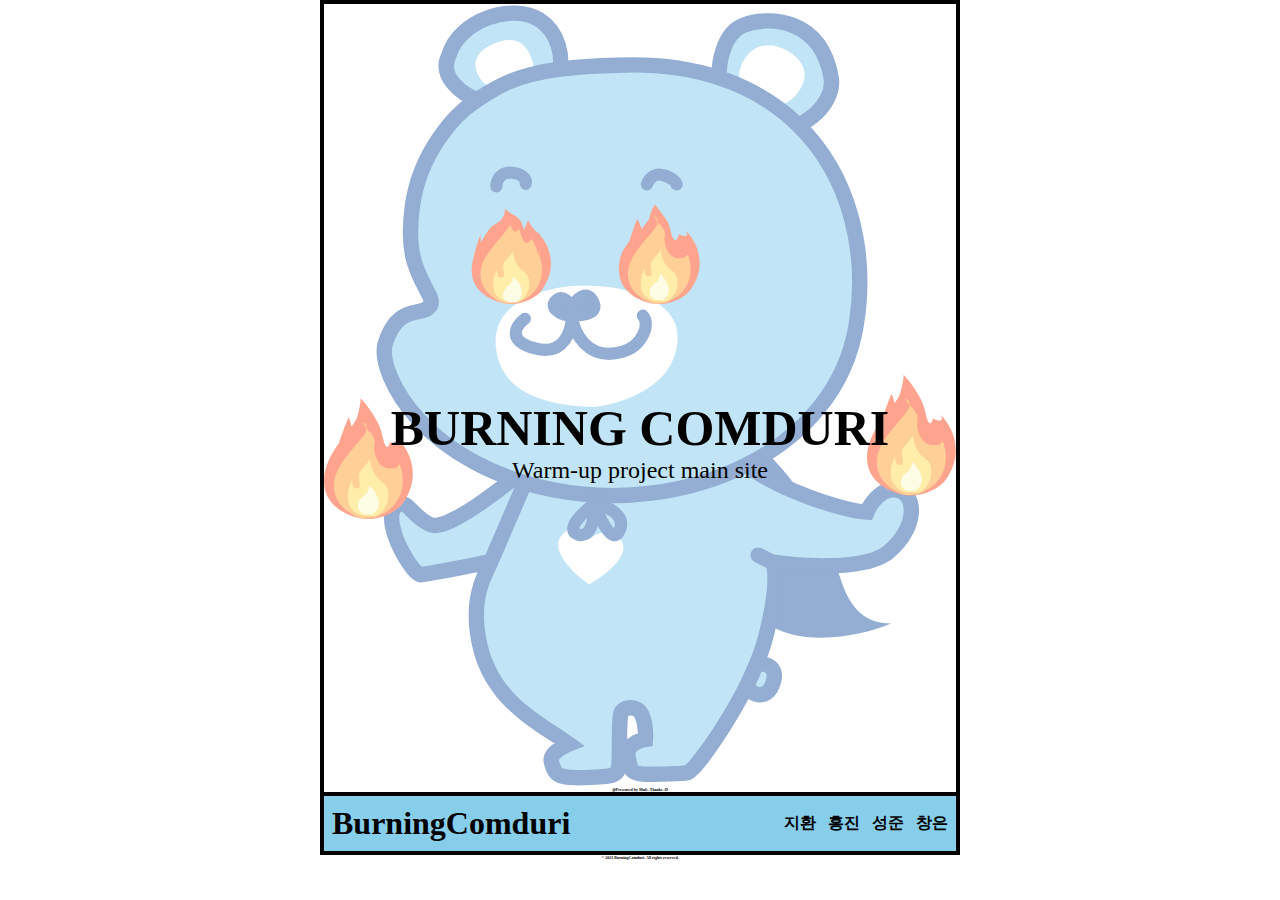
<file: index.html>
<!DOCTYPE html>
<html lang="ko">

<head>
    <meta charset="UTF-8">
    <meta http-equiv="X-UA-Compatible" content="IE=edge">
    <meta name="viewport" content="width=device-width, initial-scale=1.0">
    <title>불타는 컴두리</title>
    <link rel="stylesheet" href="./index.css">
</head>

<body>
    <header>
        <div class="container">
            <div class="img-wrap">
                <img src="./Group_107.svg">
                <p>@Presented by Mule. Thanks :D</p>
            </div>
            <div class="textInfo">
                <h1>BURNING COMDURI</h1>
                <p>Warm-up project main site</p>
            </div>
            <footer>
                <nav>
                    <div class="container">
                        <div class="nav-wrap">
                            <h1 class="nav-logo">
                                <a href="./index.html">BurningComduri</a>
                            </h1>
                            <div class="nav-menu">
                                <span><a href="./jihwan/index.html">지환</a></span>
                                <span><a href="./hoochoo123/home.html">홍진</a></span>
                                <span><a href="./Jay2Jayy/index.html">성준</a></span>
                                <span><a href="./changeunChoi/myPage.html">창은</a></span>
                            </div>
                        </div>
                        <div class="footer-wrap">
                            <p>&copy; 2023 BurningComduri. All rights reserved.</p>
                        </div>
                    </div>
                </nav>
            </footer>
    </header>
</body>

</html>
</file>
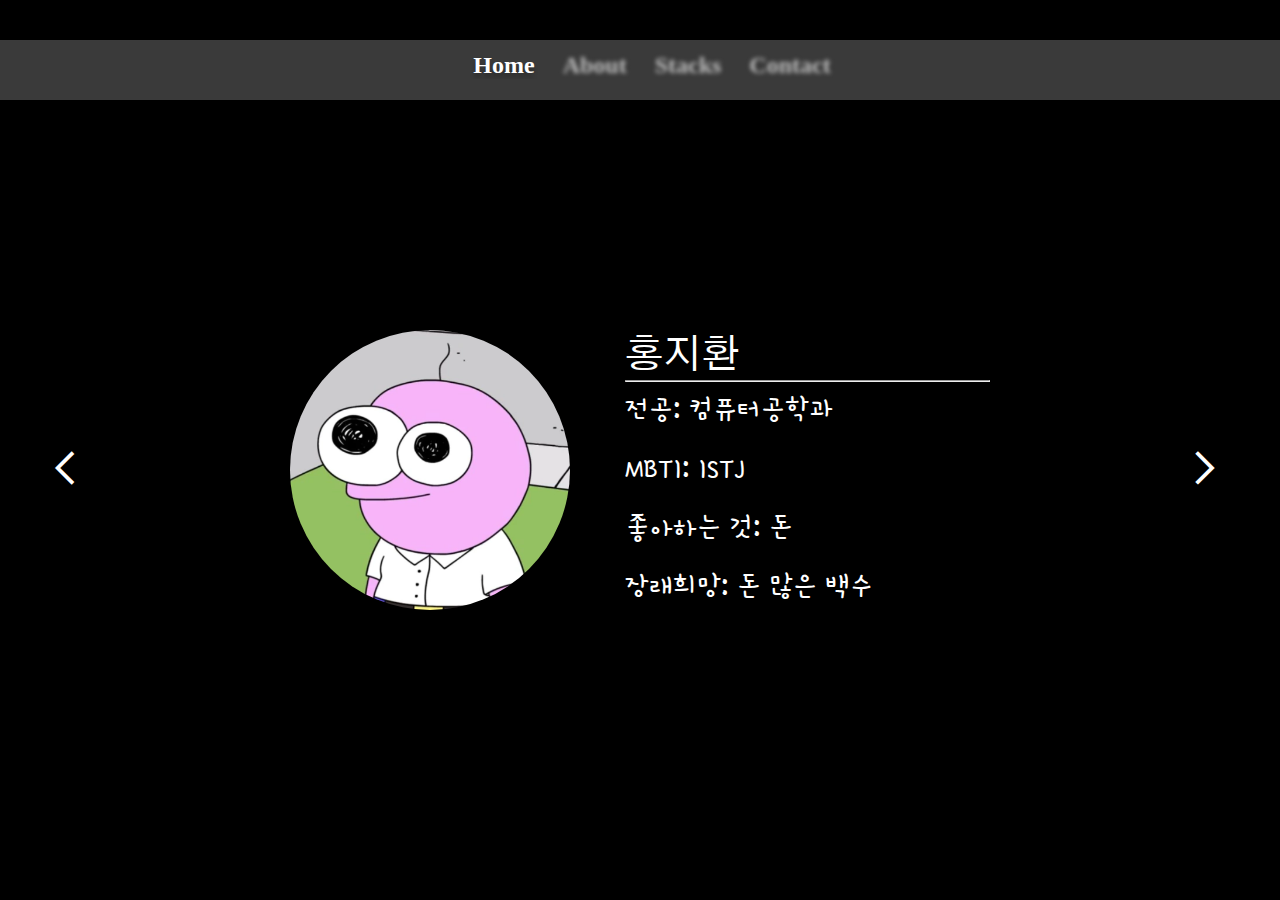
<file: jihwan/index.html>
<!DOCTYPE html>
<html lang="ko">

<head>
    <meta charset="UTF-8">
    <meta http-equiv="X-UA-Compatible" content="IE=edge">
    <meta name="viewport" content="width=device-width, initial-scale=1.0">
    <script src="./index.js" defer></script>
    <link rel="stylesheet" href="./index.css">
    <link rel="stylesheet" href="https://cdnjs.cloudflare.com/ajax/libs/animate.css/4.1.1/animate.min.css" />
    <link rel="preconnect" href="https://fonts.googleapis.com">
    <link rel="preconnect" href="https://fonts.googleapis.com">
    <link
        href="https://fonts.googleapis.com/css2?family=Alkatra:wght@700&family=Gamja+Flower&family=Gothic+A1:wght@700&family=Oswald:wght@400;500&display=swap"
        rel="stylesheet">
    <link rel="stylesheet"
        href="https://fonts.googleapis.com/css2?family=Material+Symbols+Outlined:opsz,wght,FILL,GRAD@48,400,0,0" />
    <title>홍지환 자기소개 페이지</title>
</head>

<body>

    <header>
        <div class="container">
            <nav>
                <div class="nav-span-wrap">
                    <span class="nav-span-selected">Home</span>
                    <span>About</span>
                    <span>Stacks</span>
                    <span>Contact</span>
                </div>
            </nav>
        </div>
    </header>
    <main>
        <div class="sidebar">
            <span id="leftbtn" class="material-symbols-outlined"> arrow_back_ios </span>
        </div>
        <div class="container" id="main">
            <div class="nav-span-selected animate__fadeIn" id="Home">
                <div class="profile-img-wrap">
                    <img class="profile-img" src="./img/pim.png">
                </div>
                <div class="description-wrap">
                    <div class="name">
                        <span>홍지환</span>
                        <hr>
                    </div>
                    <div class="home-info">
                        <p>전공: 컴퓨터공학과</p>
                        <p>MBTI: ISTJ</p>
                        <p>좋아하는 것: 돈</p>
                        <p>장래희망: 돈 많은 백수</p>
                    </div>
                </div>
            </div>
            <div id="About" class="animate__fadeIn">
                <div class="about-img-wrap">
                    <img class="about-img" src="./img/glap.png">
                </div>
                <div class="info-wrap">
                    <p>프로그래밍을 취미로 하고 있는<br>강원대학교 컴퓨터공학과 23학번 새내기 홍지환 입니다.</p>
                </div>
            </div>
            <div id="Stacks" class="animate__fadeIn">
                <div class="main_stacks">
                    <p class="p-title">주로 쓰는 언어</p>
                    <div class="img-wrap">
                        <div class="card-wrap">
                            <a href="https://ko.wikipedia.org/wiki/%EC%9E%90%EB%B0%94%EC%8A%A4%ED%81%AC%EB%A6%BD%ED%8A%B8"
                                target="_blank"> <img src="./img/js.svg"></a>
                            <p>Javascript</p>
                        </div>
                        <div class="card-wrap">
                            <a href="https://ko.wikipedia.org/wiki/%ED%83%80%EC%9E%85%EC%8A%A4%ED%81%AC%EB%A6%BD%ED%8A%B8"
                                target="_blank"><img src="./img/ts.svg"></a>
                            <p>Typescript</p>
                        </div>
                    </div>
                </div>
                <hr>
                <div class="learn_stacks">
                    <p class="p-title">배우고 있는 언어</p>
                    <div class="img-wrap">
                        <div class="card-wrap">
                            <a href="https://ko.wikipedia.org/wiki/C_(%ED%94%84%EB%A1%9C%EA%B7%B8%EB%9E%98%EB%B0%8D_%EC%96%B8%EC%96%B4)"
                                target="_blank"><img src="./img/c.svg"></a>
                                <p>C</p>
                        </div>
                        <div class="card-wrap">
                            <a href="https://ko.wikipedia.org/wiki/C%2B%2B" target="_blank"><img
                                    src="./img/cpp.svg"></a>
                                <p>C++</p>
                        </div>
                        <div class="card-wrap">
                            <a href="https://ko.wikipedia.org/wiki/%EC%9E%90%EB%B0%94_(%ED%94%84%EB%A1%9C%EA%B7%B8%EB%9E%98%EB%B0%8D_%EC%96%B8%EC%96%B4)"
                                target="_blank"><img src="./img/java.svg"></a>
                                <p>Java</p>
                        </div>
                    </div>
                </div>
                <hr>
                <div class="wanna_stacks">
                    <p class="p-title">배우고 싶은 것</p>
                    <div class="img-wrap">
                        <div class="card-wrap">
                            <a href="https://ko.wikipedia.org/wiki/%EC%8A%A4%ED%94%84%EB%A7%81_%ED%94%84%EB%A0%88%EC%9E%84%EC%9B%8C%ED%81%AC"
                                target="_blank"><img src="./img/spring.svg"></a>
                                <p>Spring</p>
                        </div>
                        <div class="card-wrap">
                            <a href="https://ko.wikipedia.org/wiki/%ED%8C%8C%EC%9D%B4%EC%8D%AC" target="_blank"><img
                                    src="./img/python.svg"></a>
                                <p>Python</p>
                        </div>
                    </div>
                </div>
            </div>
            <div id="Contact" class="animate__fadeIn">
                <div class="github">
                    <a href="https://github.com/r-u-sure" target="_blank"><img src="./img/github.svg"></a>
                    <p class="site">Github</p>
                </div>
                <div class="instagram">
                    <a href="https://www.instagram.com/jihwann_n/" target="_blankkkj"><img
                            src="./img/instagram.svg"></a>
                    <p class="site">Instagram</p>
                </div>
                <div class="discord">
                    <img id="discordImg" src="./img/discord.svg">
                    <p class="site p-discord">Discord</p>
                    <p class="site none p-discord animate__fadeInUp">@mymind#9344</p>
                </div>
                <div class="email">
                    <img id="emailImg" src="./img/email.svg">
                    <p class="site p-email">Email</p>
                    <p class="site none p-email animate__fadeInUp">jihwan@kangwon.ac.kr</p>
                </div>
            </div>
        </div>
        <div class="sidebar">
            <span id="rightbtn" class="material-symbols-outlined animate__pulse"> arrow_forward_ios </span>
        </div>
    </main>
</body>

</html>
</file>
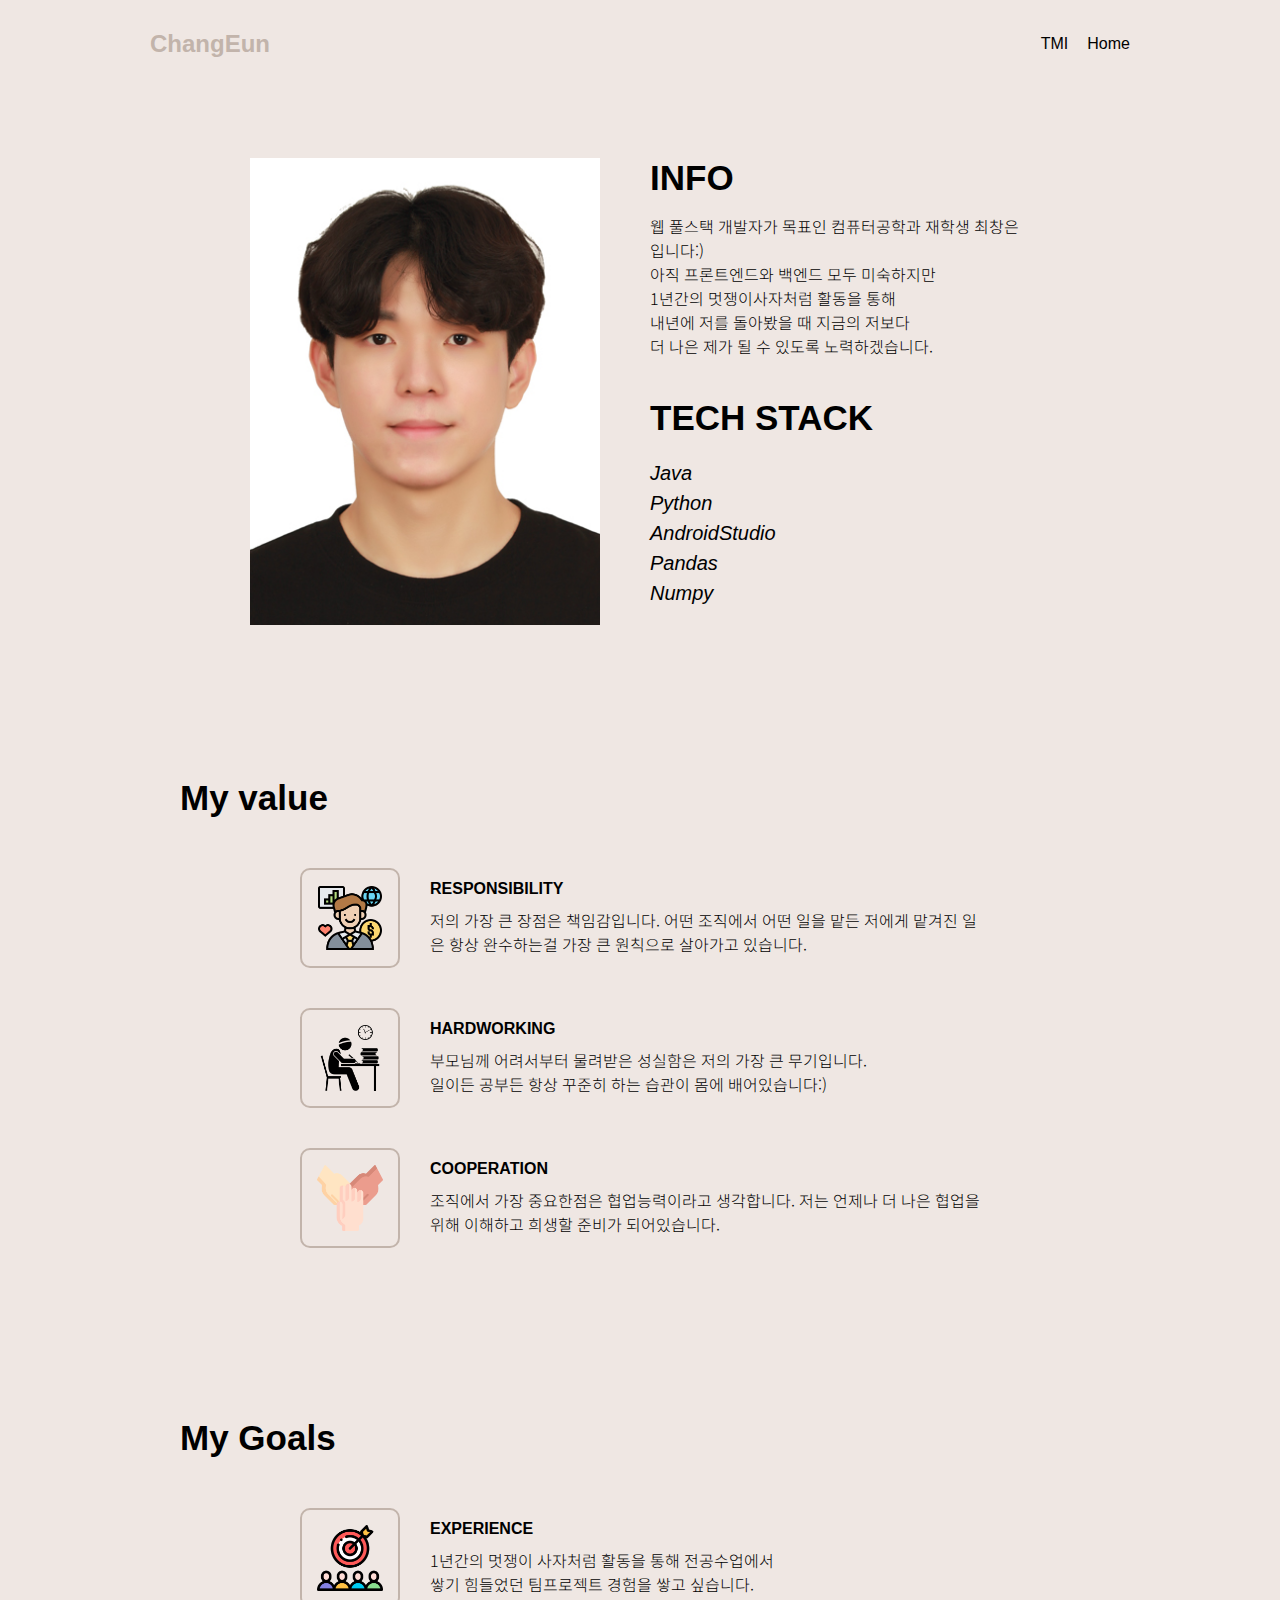
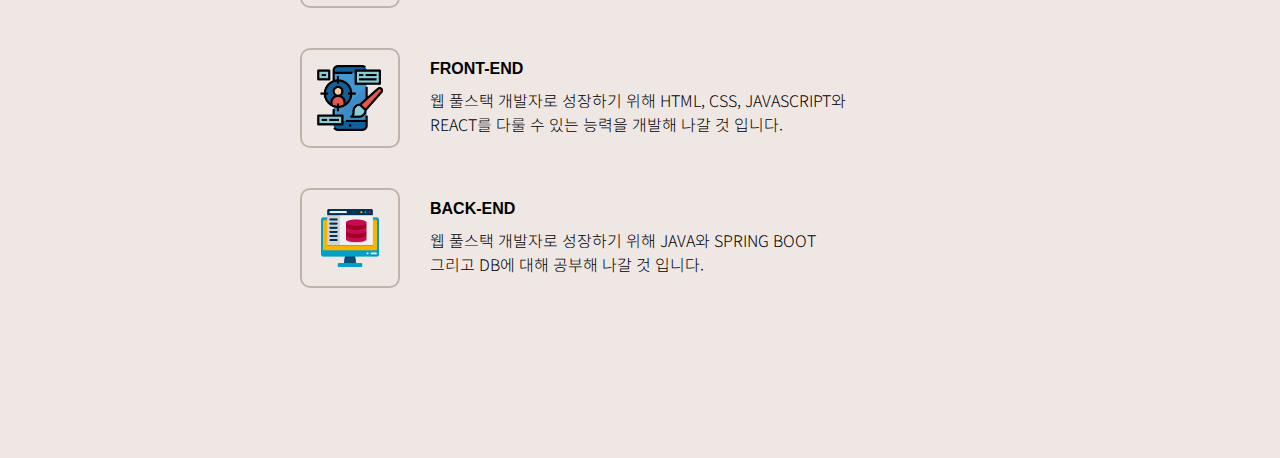
<file: changeunChoi/myPage.html>
<!DOCTYPE html>
<html lang="ko">
  <head>
    <meta charset="UTF-8" />
    <meta http-equiv="X-UA-Compatible" content="IE=edge" />
    <meta name="viewport" content="width=device-width, initial-scale=1.0" />
    <title>Introduce me</title>
    <link rel="stylesheet" href="./myPageStyle.css" />
    <link
      rel="stylesheet"
      href="https://use.fontawesome.com/releases/v5.15.4/css/all.css"
      integrity="sha384-DyZ88mC6Up2uqS4h/KRgHuoeGwBcD4Ng9SiP4dIRy0EXTlnuz47vAwmeGwVChigm"
      crossorigin="anonymous"
    />
    <link rel="preconnect" href="https://fonts.googleapis.com" />
    <link rel="preconnect" href="https://fonts.gstatic.com" crossorigin />
    <link
      href="https://fonts.googleapis.com/css2?family=Noto+Sans+KR&display=swap"
      rel="stylesheet"
    />
  </head>
  <body>
    <div class="frame">
      <nav class="navigator">
        <h3 class="site-name">ChangEun</h3>
        <ul>
          <li><a class="nav-menu" href="tmi.html">TMI</a></li>
          <li><a class="nav-menu" href="../index.html">Home</a></li>
        </ul>
      </nav>

      <div class="profile-section">
        <img id="profile-picture" src="202110735 최창은.jpg" />
        <div class="introduction">
          <h2>INFO</h2>
          <p>
            웹 풀스택 개발자가 목표인 컴퓨터공학과 재학생 최창은 입니다:)<br />
            아직 프론트엔드와 백엔드 모두 미숙하지만<br />
            1년간의 멋쟁이사자처럼 활동을 통해<br />
            내년에 저를 돌아봤을 때 지금의 저보다 <br />
            더 나은 제가 될 수 있도록 노력하겠습니다.
          </p>
          <h2>TECH STACK</h2>
          <p id="capability">
            Java<br />Python<br />AndroidStudio<br />Pandas<br />Numpy
          </p>
        </div>
      </div>
      <h5 class="value-menu">My value</h5>

      <div class="value-section">
        <div class="value">
          <img class="value-icon" src="responsibility.png" />
          <div class="value-intro">
            <h4 class="value-name">RESPONSIBILITY</h4>
            <p class="value-exp">
              저의 가장 큰 장점은 책임감입니다. 어떤 조직에서 어떤 일을 맡든
              저에게 맡겨진 일은 항상 완수하는걸 가장 큰 원칙으로 살아가고
              있습니다.
            </p>
          </div>
        </div>

        <div class="value">
          <img class="value-icon" src="hardworking.png" />
          <div class="value-intro">
            <h4 class="value-name">HARDWORKING</h4>
            <p class="value-exp">
              부모님께 어려서부터 물려받은 성실함은 저의 가장 큰 무기입니다.<br />
              일이든 공부든 항상 꾸준히 하는 습관이 몸에 배어있습니다:)
            </p>
          </div>
        </div>
        <div class="value">
          <img class="value-icon" src="together.png" />
          <div class="value-intro">
            <h4 class="value-name">COOPERATION</h4>
            <p class="value-exp">
              조직에서 가장 중요한점은 협업능력이라고 생각합니다. 저는 언제나 더
              나은 협업을 위해 이해하고 희생할 준비가 되어있습니다.
            </p>
          </div>
        </div>
      </div>

      <!---->

      <h5 class="value-menu">My Goals</h5>

      <div class="value-section">
        <div class="value">
          <img class="value-icon" src="teamproject.png" />
          <div class="value-intro">
            <h4 class="value-name">EXPERIENCE</h4>
            <p class="value-exp">
              1년간의 멋쟁이 사자처럼 활동을 통해 전공수업에서<br />
              쌓기 힘들었던 팀프로젝트 경험을 쌓고 싶습니다.
            </p>
          </div>
        </div>

        <div class="value">
          <img class="value-icon" src="frontEnd.png" />
          <div class="value-intro">
            <h4 class="value-name">FRONT-END</h4>
            <p class="value-exp">
              웹 풀스택 개발자로 성장하기 위해 HTML, CSS, JAVASCRIPT와<br />
              REACT를 다룰 수 있는 능력을 개발해 나갈 것 입니다.
            </p>
          </div>
        </div>
        <div class="value">
          <img class="value-icon" src="backend.png" />
          <div class="value-intro">
            <h4 class="value-name">BACK-END</h4>
            <p class="value-exp">
              웹 풀스택 개발자로 성장하기 위해 JAVA와 SPRING BOOT <br />그리고
              DB에 대해 공부해 나갈 것 입니다.
            </p>
          </div>
        </div>
      </div>
    </div>
  </body>
</html>
</file>
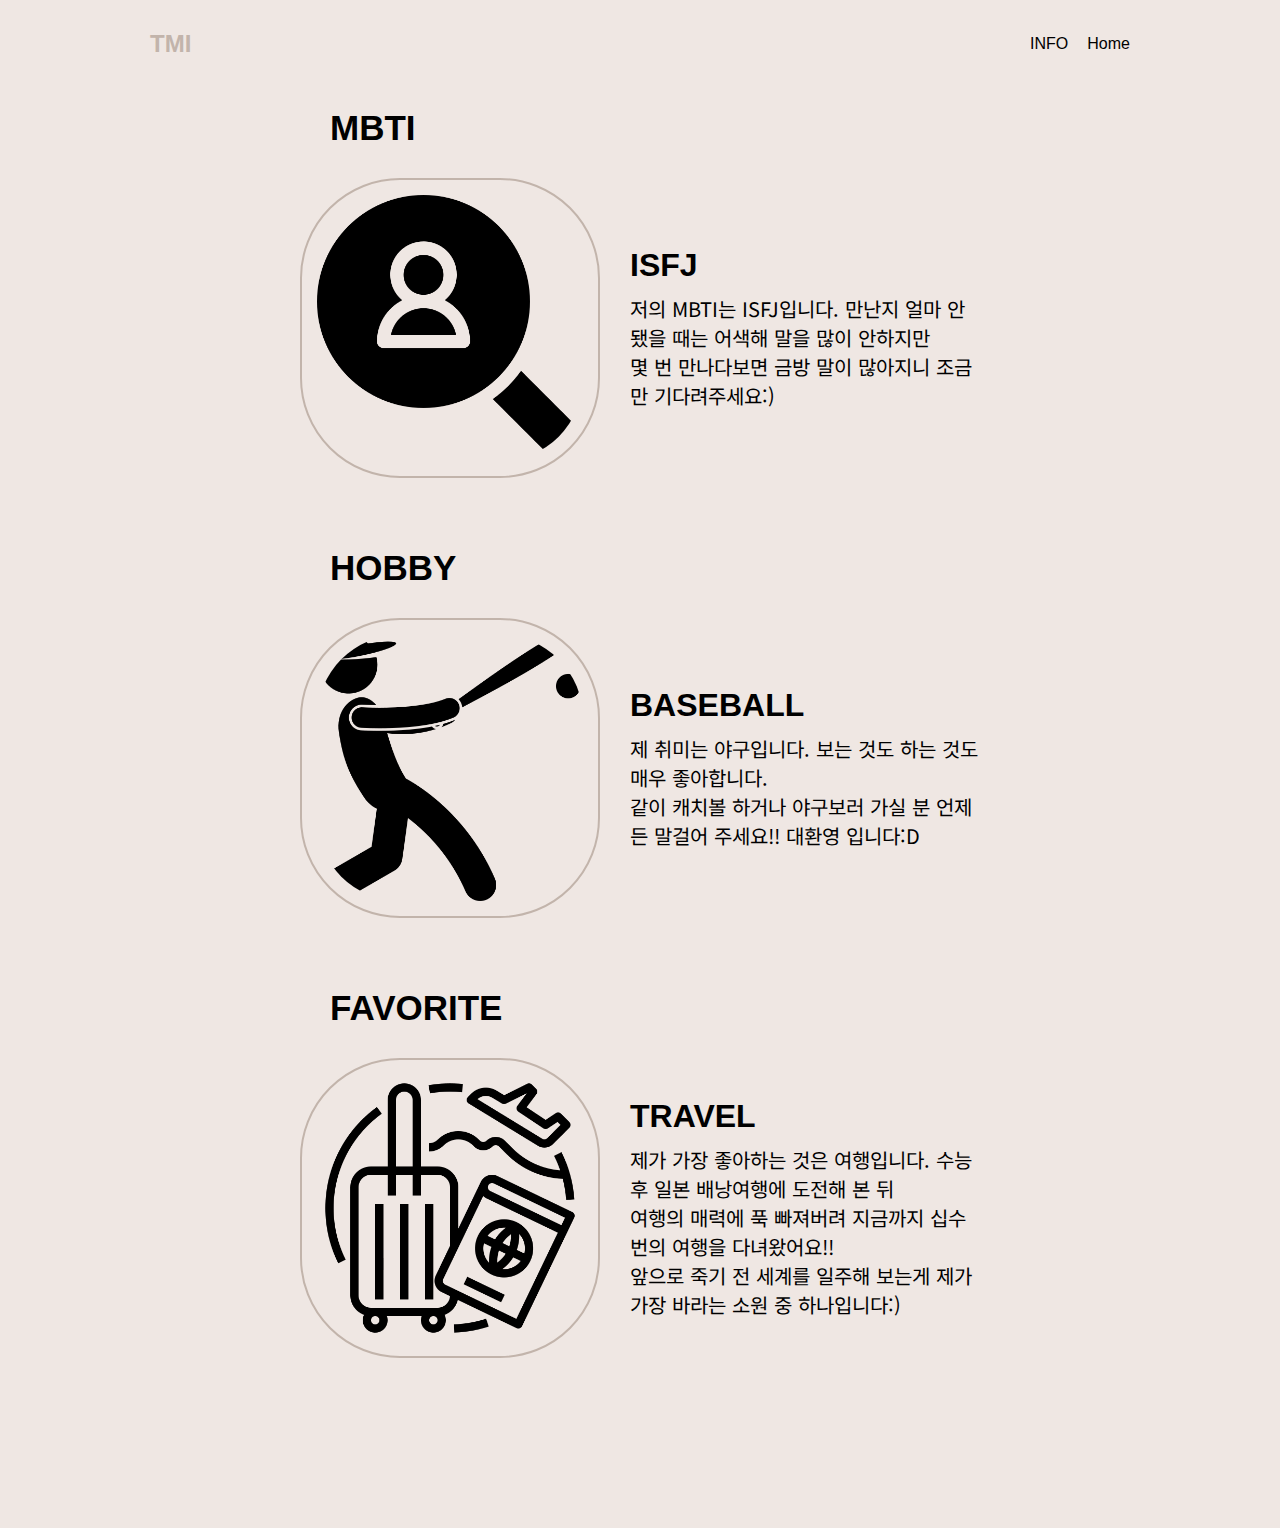
<file: changeunChoi/tmi.html>
<!DOCTYPE html>
<html lang="ko">
  <head>
    <meta charset="UTF-8" />
    <meta http-equiv="X-UA-Compatible" content="IE=edge" />
    <meta name="viewport" content="width=device-width, initial-scale=1.0" />
    <title>Introduce me</title>
    <link rel="stylesheet" href="./myPageStyle.css" />
    <link
      rel="stylesheet"
      href="https://use.fontawesome.com/releases/v5.15.4/css/all.css"
      integrity="sha384-DyZ88mC6Up2uqS4h/KRgHuoeGwBcD4Ng9SiP4dIRy0EXTlnuz47vAwmeGwVChigm"
      crossorigin="anonymous"
    />
    <link rel="preconnect" href="https://fonts.googleapis.com" />
    <link rel="preconnect" href="https://fonts.gstatic.com" crossorigin />
    <link
      href="https://fonts.googleapis.com/css2?family=Noto+Sans+KR&display=swap"
      rel="stylesheet"
    />
  </head>
  <body>
    <div class="frame">
      <nav class="navigator">
        <h3 class="site-name">TMI</h3>
        <ul>
          <li><a class="nav-menu" href="myPage.html">INFO</a></li>
          <li><a class="nav-menu" href="../index.html">Home</a></li>
        </ul>
      </nav>

      <div class="value-section_tmi">
        <h5 class="value-menu">MBTI</h5>
        <div class="value">
          <img class="value-icon_tmi" src="recruitment.png" />
          <div class="value-intro_tmi">
            <h4 class="value-name_tmi">ISFJ</h4>
            <p class="value-exp_tmi">
              저의 MBTI는 ISFJ입니다. 만난지 얼마 안됐을 때는 어색해 말을 많이
              안하지만<br />
              몇 번 만나다보면 금방 말이 많아지니 조금만 기다려주세요:)
            </p>
          </div>
        </div>

        <h5 class="value-menu">HOBBY</h5>

        <div class="value">
          <img class="value-icon_tmi" src="player.png" />
          <div class="value-intro_tmi">
            <h4 class="value-name_tmi">BASEBALL</h4>
            <p class="value-exp_tmi">
              제 취미는 야구입니다. 보는 것도 하는 것도 매우 좋아합니다.<br />
              같이 캐치볼 하거나 야구보러 가실 분 언제든 말걸어 주세요!! 대환영
              입니다:D
            </p>
          </div>
        </div>

        <h5 class="value-menu">FAVORITE</h5>

        <div class="value">
          <img class="value-icon_tmi" src="travel.png" />
          <div class="value-intro_tmi">
            <h4 class="value-name_tmi">TRAVEL</h4>
            <p class="value-exp_tmi">
              제가 가장 좋아하는 것은 여행입니다. 수능 후 일본 배낭여행에 도전해
              본 뒤<br />
              여행의 매력에 푹 빠져버려 지금까지 십수번의 여행을 다녀왔어요!!<br />
              앞으로 죽기 전 세계를 일주해 보는게 제가 가장 바라는 소원 중
              하나입니다:)
            </p>
          </div>
        </div>
      </div>
    </div>
  </body>
</html>
</file>
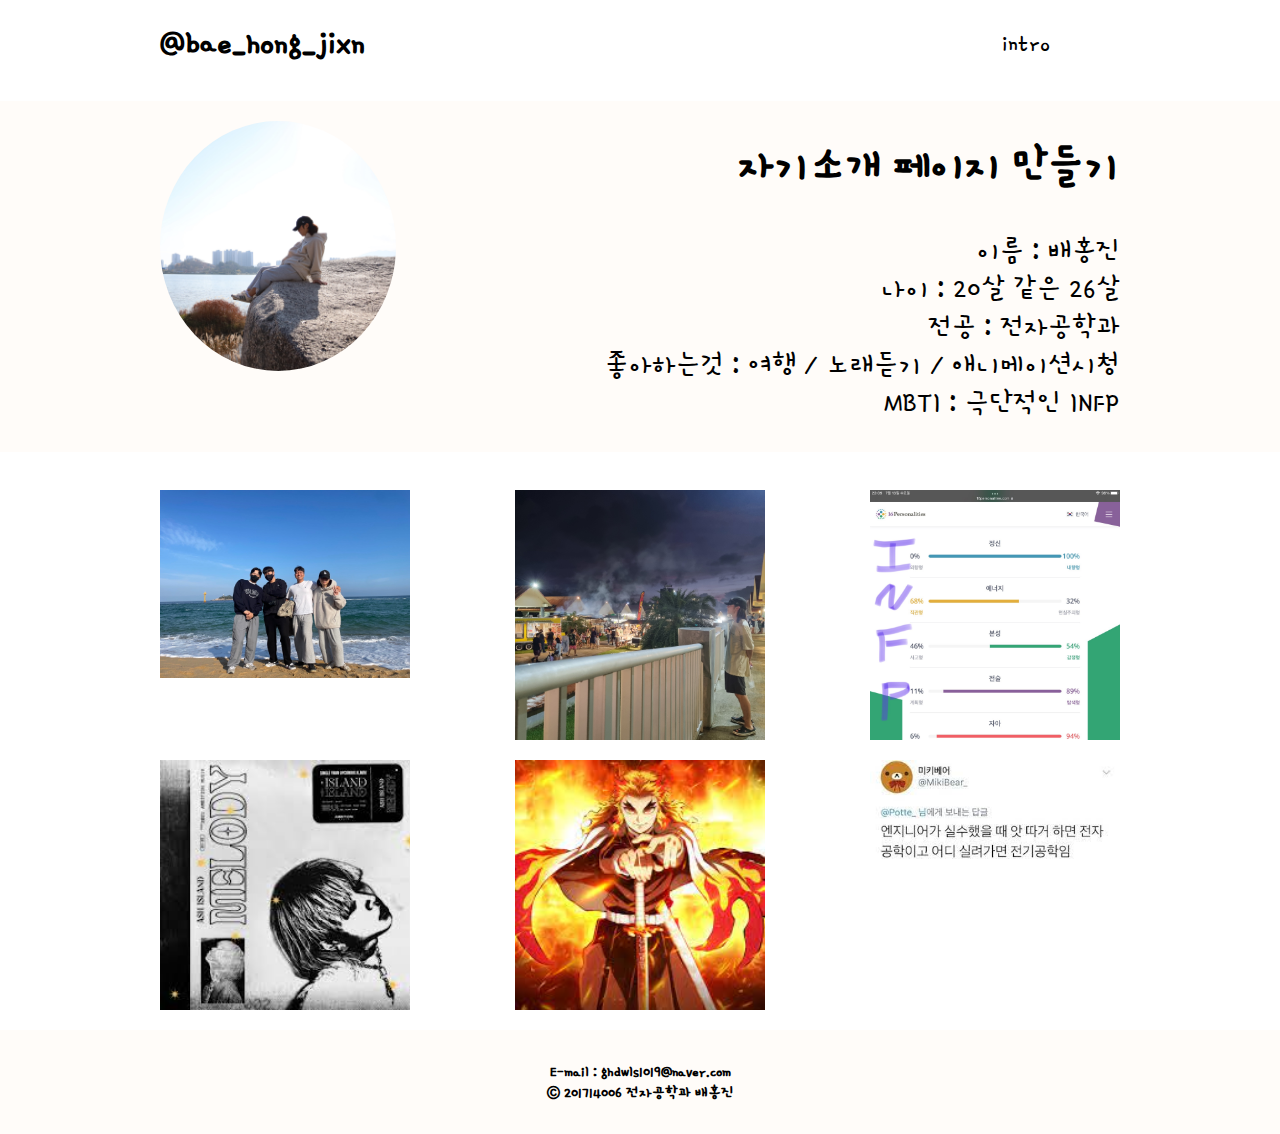
<file: hoochoo123/home.html>
<!DOCTYPE html>
<html lang="ko">
<head>
    <meta charset="UTF-8">
    <meta http-equiv="X-UA-Compatible" content="IE=edge">
    <meta name="viewport" content="width=device-width, initial-scale=1.0">
    <title>전자공학과배홍진</title>
    <link rel="stylesheet" href="./greet.css">
    <link rel="stylesheet" href="https://use.fontawesome.com/releases/v5.15.4/css/all.css" integrity="sha384-DyZ88mC6Up2uqS4h/KRgHuoeGwBcD4Ng9SiP4dIRy0EXTlnuz47vAwmeGwVChigm" crossorigin="anonymous"/>
    
    <link rel="preconnect" href="https://fonts.googleapis.com">
    <link rel="preconnect" href="https://fonts.gstatic.com" crossorigin>
    <link href="https://fonts.googleapis.com/css2?family=Gamja+Flower&display=swap" rel="stylesheet">

</head>


<body>
    <nav>
        <div class="container clearfix">
            <div class="why">
            <h1 class="nav-logo"><a href="./home.html">@bae_hong_jixn</a></h1>
            </div>
            <div class="nav-menu">
                <ul class="nav-btn">
                    <li><a href="./home.html"><i class="fas fa-home"></i></a></li>
                    <li><a href="../index.html">intro</a></li>
                    <li><a href="https://www.instagram.com/bae_hong_jixn/" target="_blank"><i class="fab fa-instagram"></i></a></li>
                </ul>
            </div>
        </div>
    </nav>

    <header class="hd">
        <div class="container clearfix">
            <div class="box">
                <img class= "profile" src="./KakaoTalk_20230406_150012191real.jpg" alt="이미지4">
            </div>
            <div class="inpo">
            <h2 class="hd-title">자기소개 페이지 만들기</h2>
            <p class="hd-content">이름 : 배홍진 <br>
                나이 : 20살 같은 26살 <br>
                전공 : 전자공학과 <br>
                좋아하는것 : 여행 / 노래듣기 / 애니메이션시청 <br>
                MBTI : 극단적인 INFP
            </div>
            </p>
        </div>
    </header>
    
    <section class="sec">
        <div class="container">
            <article class="atc">
                <div class="card-img">
                    <img src="./KakaoTalk_20230411_200408178.jpg" alt="이미지3">
                </div>
                <div class="card-img">
                    <img src="./KakaoTalk_20230406_142211029.jpg" alt="이미지90">
                </div>
                <div class="card-img">
                    <img src="./KakaoTalk_20230406_142211776.jpg" alt="이미지80">
                </div>
                <div class="card-img">
                    <img src="./melody.jpg" alt="이미지70">
                </div>
                <div class="card-img">
                    <img src="./악귀멸살.jpg" alt="이미지60">
                </div>
                <div class="card-img">
                    <img src="./찌릿하면.jpg" alt="이미지수정해야해">
                </div>
            </article>
        </div>
    </section>

    <footer class="ft">
        <div class="container">
            <p>E-mail : ghdwls1019@naver.com<br>&copy; 201714006 전자공학과 배홍진</p>
        </div>
    </footer>

</body>
</html>
</file>
<file: index.css>
* {
    box-sizing: border-box;
    margin: 0;
    padding: 0;
}

body {
    overflow: hidden;
}
a:link,
a:visited {
    text-decoration: none;
    color: black;
}

.container {
    width: 50%;
    margin: 0 auto;
    position: relative;
    min-width: 460px;
}

.textInfo {
    width: 100%;
    text-align: center;
    position: absolute;
    top: 50%;
    left: 50%;
    transform: translate(-50%, -50%);
}
.textInfo > h1 {
    font-size: 50px;
}

.textInfo > p {
    font-size: 24px;
}

img {
    width: 100%;
    height: 87vh;
    opacity: 0.5;
    vertical-align: middle;

}
.img-wrap {
    border-width: 4px 4px 0 4px;
    border-style: solid;
}

nav > div.container {
    width: 100%;
    height: 10vh;
    margin-bottom: 4px;
}

.nav-wrap {
    display: flex;
    justify-content: space-between;
    align-items: center;
    height: 70%;
    background-color: skyblue;

    padding: 8px;

    border-width: 4px;
    border-style: solid;
}
.nav-menu > span {
    margin-right: 8px;
    font-size: 16px;
    font-weight: bold;
}
.nav-menu > span:last-child {
    margin-right: 0;
}

.footer-wrap > p {
    text-align: center;
    font-size: 4px;
    font-weight: bold;
}
.img-wrap > p {
    text-align: center;
    font-size: 4px;
    font-weight: bold;
}
</file>
<file: jihwan/index.css>
* {
    box-sizing: border-box;
    margin: 0;
    padding: 0;
    color: white;
}

body {
    background-color: black;
}

header {
    width: 100%;
    height: 60px;
    background-color: rgba(82, 82, 82, 0.7);
    top: 0;
    left: 0;
    right: 0;
    margin-top: 40px;
}

.container {
    width: 700px;
    margin: 0 auto;
}

nav {
    overflow: hidden;
}

div.nav-span-wrap {
    text-align: center;
    margin-top: 12px;
    cursor: default;
}

div.nav-span-wrap>span {
    margin-left: 24px;
    cursor: pointer;
}

div.nav-span-wrap>span:first-child {
    padding-left: 0px;
}

div.nav-span-wrap>span.nav-span-selected {
    font-size: 24px;
    font-weight: 700;
    font-style: normal;
    color: #FFFFFF;
    text-shadow: 0px 4px 4px #00000040;
}

div.nav-span-wrap>span:not(.nav-span-selected) {
    font-size: 24px;
    font-weight: 600;
    font-style: normal;
    color: #BBBBBB;
    filter: blur(2px);
}

main {
    width: 100%;
    height: 740px;
    display: flex;
    justify-content: center;
    align-items: center;
}

#main>div:not(.nav-span-selected) {
    display: none;
}

.profile-img-wrap {
    width: 280px;
    height: 280px;
    border-radius: 70%;
    overflow: hidden;
    float: left;
}

.profile-img {
    width: 100%;
    height: 100%;
    object-fit: cover;
}

div.description-wrap {
    margin-left: 26px;
    float: right;
}

div.description-wrap>div.name {
    color: white;
    font-size: 40px;
    font-weight: 400;
    font-family: 'Gothic A1', sans-serif;
}

div.description-wrap>div.name>hr {
    width: 365px;
    color: white;
}

div.home-info>p {
    color: white;
    font-size: 30px;
    line-height: 36px;
    font-weight: 400;
    font-style: normal;
    margin-top: 23px;
    font-family: 'Gamja Flower', cursive;
}

div.home-info>p:first-child {
    margin-top: 10px;
}

.about-img-wrap {
    width: 230px;
    height: 300px;
    border-radius: 20%;
    overflow: hidden;
    margin: 0 auto;
}

.about-img {
    width: 100%;
    height: 100%;
    object-fit: cover;
}

#About>div.info-wrap {
    margin-top: 20px;
    font-size: 20px;
    font-family: 'Gamja Flower', cursive;
    font-weight: 600;
    line-height: 30px;
    text-align: center;
}

#Stacks {
    display: flex;
    flex-direction: column;
    flex-wrap: wrap;
    justify-content: space-between;
    text-align: center;
}

.p-title {
    text-align: center;
    font-size: 20px;
    font-weight: bold;
    margin-bottom: 6px;
    font-family: 'Gothic A1', sans-serif;
}

#Stacks div.img-wrap {
    display: flex;
    justify-content: center;
}
#Stacks img {
    display: block;
    margin: 0 10px;
    margin-bottom: 5px;
}
div.card-wrap p {
    font-family: 'Oswald', sans-serif;
    font-weight: 400;
    font-size: 16px;
    text-align: center;
}

#Stacks hr {
    width: 400px;
    margin: 10px auto;
}

#Contact {
    display: flex;
    flex-wrap: wrap;
    justify-content: space-around;
    text-align: center;
}

#Contact img {
    margin-bottom: 6px;
    cursor: pointer;
    margin: auto;
}

#Contact p.site {
    width: 244px;
    font-size: 24px;
    font-weight: 600;
    text-align: center;
    font-family: 'Alkatra', cursive;
}

#Contact p.none {
    display: none;
}

#Contact>div {
    margin-bottom: 40px;
}

.animate__fadeInUp, .animate__fadeIn, .animate__pulse {
    animation: fadein 0.8s;
    -moz-animation: fadein 0.8s; /* Firefox */
    -webkit-animation: fadein 0.8s; /* Safari and Chrome */
    -o-animation: fadein 0.8s; /* Opera */
}

.sidebar {
    width: 50px;
    text-align: center;
}
.sidebar > span {
    font-size: 40px;
    cursor: pointer;
}
.sidebar:first-child {
    margin-left: 50px;
}
.sidebar:last-child{
    margin-right: 50px;
}
</file>
<file: changeunChoi/myPageStyle.css>
* {
  box-sizing: border-box;
}

body {
  margin: 0;
  padding: 0;
  font-family: "Noto Sans KR", sans-serif;
  background-color: #efe7e3;
}

.frame {
  margin: 30px 150px;
  display: flex;
  flex-direction: column;
}

/*navigator*/

.navigator {
  display: flex;
  flex-direction: row;
  justify-content: space-between;
}

li {
  display: inline;
  align-self: center;
  margin: 0;
  margin-left: 15px;
}

ul {
  margin: 0;
}

.site-name {
  margin: 0;
  font-family: "Montserrat", sans-serif;
  font-size: 24px;
  color: #c2b4ab;
}

.nav-menu {
  font-family: "Montserrat", sans-serif;
  font-weight: 400;
  font-size: 16px;
}

a {
  color: black;
  text-decoration: none;
}

a:hover {
  color: white;
  transition: 0.3s;
}

/*profile-section*/

.profile-section {
  display: flex;
  flex-direction: row;
  justify-content: center;
  align-items: flex-start;

  margin: 100px 100px;
}

#profile-picture {
  width: 350px;
  margin-right: 50px;
}

.introduction > h2 {
  margin: 0;
  font-family: "Montserrat", sans-serif;
  font-size: 35px;
}

.introduction > p {
  font-size: 16px;
  font-weight: 300;

  margin-bottom: 40px;
}

#capability {
  font-family: "Montserrat", sans-serif;
  font-weight: 400px;
  font-size: 20px;
  font-style: italic;
  line-height: 30px;
}

/*value section*/

.value-menu {
  font-family: "Montserrat", sans-serif;
  font-size: 35px;
  margin: 30px;
}

.value-section {
  display: flex;
  flex-direction: column;
  justify-content: center;
  align-items: flex-start;
  align-content: center;
  margin: 100px 150px;
  margin-top: 20px;
}

.value {
  display: flex;
  flex-direction: row;
  margin-bottom: 40px;
  align-items: center;
}

.value-icon {
  width: 100px;
  height: 100px;

  border: 2px solid #c2b4ab;
  border-radius: 10px;
  padding: 15px;
}

.value-intro {
  margin-left: 30px;
}

.value-name {
  font-family: "Montserrat", sans-serif;
  font-weight: 700px;
  margin-top: 0px;
  margin-bottom: 10px;
}

.value-exp {
  font-family: "Noto Sans KR", sans-serif;
  font-weight: 300;
  font-size: 16px;

  margin: 0px;
}

/*tmi value section*/
.value-section_tmi {
  display: flex;
  flex-direction: column;
  justify-content: center;
  align-content: center;
  margin: 100px 150px;
  margin-top: 20px;
  flex-wrap: nowrap;
}

.value-icon_tmi {
  width: 300px;
  height: 300px;

  border: 2px solid #c2b4ab;
  border-radius: 100px;
  padding: 15px;
}

.value-intro_tmi {
  margin-left: 30px;
}

.value-name_tmi {
  font-family: "Montserrat", sans-serif;
  font-weight: 700px;
  margin-top: 0px;
  margin-bottom: 10px;
  font-size: 32px;
}

.value-exp_tmi {
  font-family: "Noto Sans KR", sans-serif;
  font-weight: 300px;
  font-size: 20px;

  margin: 0px;
}
</file>
<file: hoochoo123/greet.css>
* {
    box-sizing: border-box;
}

body{
    margin: 0;
    padding-top: 85px;
    font-family: 'Gamja Flower', cursive;
}


a:link, a:visited {
    text-decoration: none;
    color: black;
}


.container {
    margin: 0 auto;
    width: 960px;
}

nav {
    position: fixed;
    top: 0;
    line-height: 85px;
    width: 100%;
    background-color: white;
}

.nav-logo {
    font-size: 35px;
    float: left;
    margin: 0;
    font-weight: 900;
}

.nav-menu {
    float: right;
}

.clearfix {*zoom:1;}
.clearfix:before, .clearfix:after {display:block; content: ''; line-height: 0;}
.clearfix:after {clear: both;}

.why{
    float: left;
}
 
.nav-btn {
    list-style-type: none;
    margin: 0;
}


ul.nav-btn > li {
    float: left;
    margin-left: 35px;
    font-size: 25px;
    font-weight: 50;
} 

.hd {
    width: 100%;
    text-align: right;
    background-color: rgb(255, 252, 249);
}

.box {
    width: auto;
    height: 250px;
    border-radius: 70%;
    overflow: hidden;
    float: left;
    margin-top: 20px;
    clear: both;
}

.profile {
    float: left;
    clear: both;
    width: 100%;
    height: 100%;
    object-fit: cover;
}

.inpo {
    font-size: 30px;
    float: right;
}

.sec {
    margin-top: 3%;
    width: 100%;
    text-align: center;
    background-color: white;
    display: flex;
    justify-content: space-between;
    flex-wrap: wrap;
}

.sec article {
    display: flex;
    justify-content: space-between;
    flex-wrap: wrap;
}

.sec article :last-child {
    margin-right: 0;
}

.sec article img {
    width: 100%;
    height: auto;
}

.card-img {
    margin-bottom: 20px;
    overflow: hidden;
    object-fit: cover;
    width: 250px;
    height: 250px;
    transition: all 0.2s linear;
}

.card-img:hover {
    transform: scale(1.7);
}

.ft {
    width: 100%;
    padding: 15px;
    text-align: center;
    background-color: rgb(255, 252, 249);
    font-weight: bold;
}
</file>
